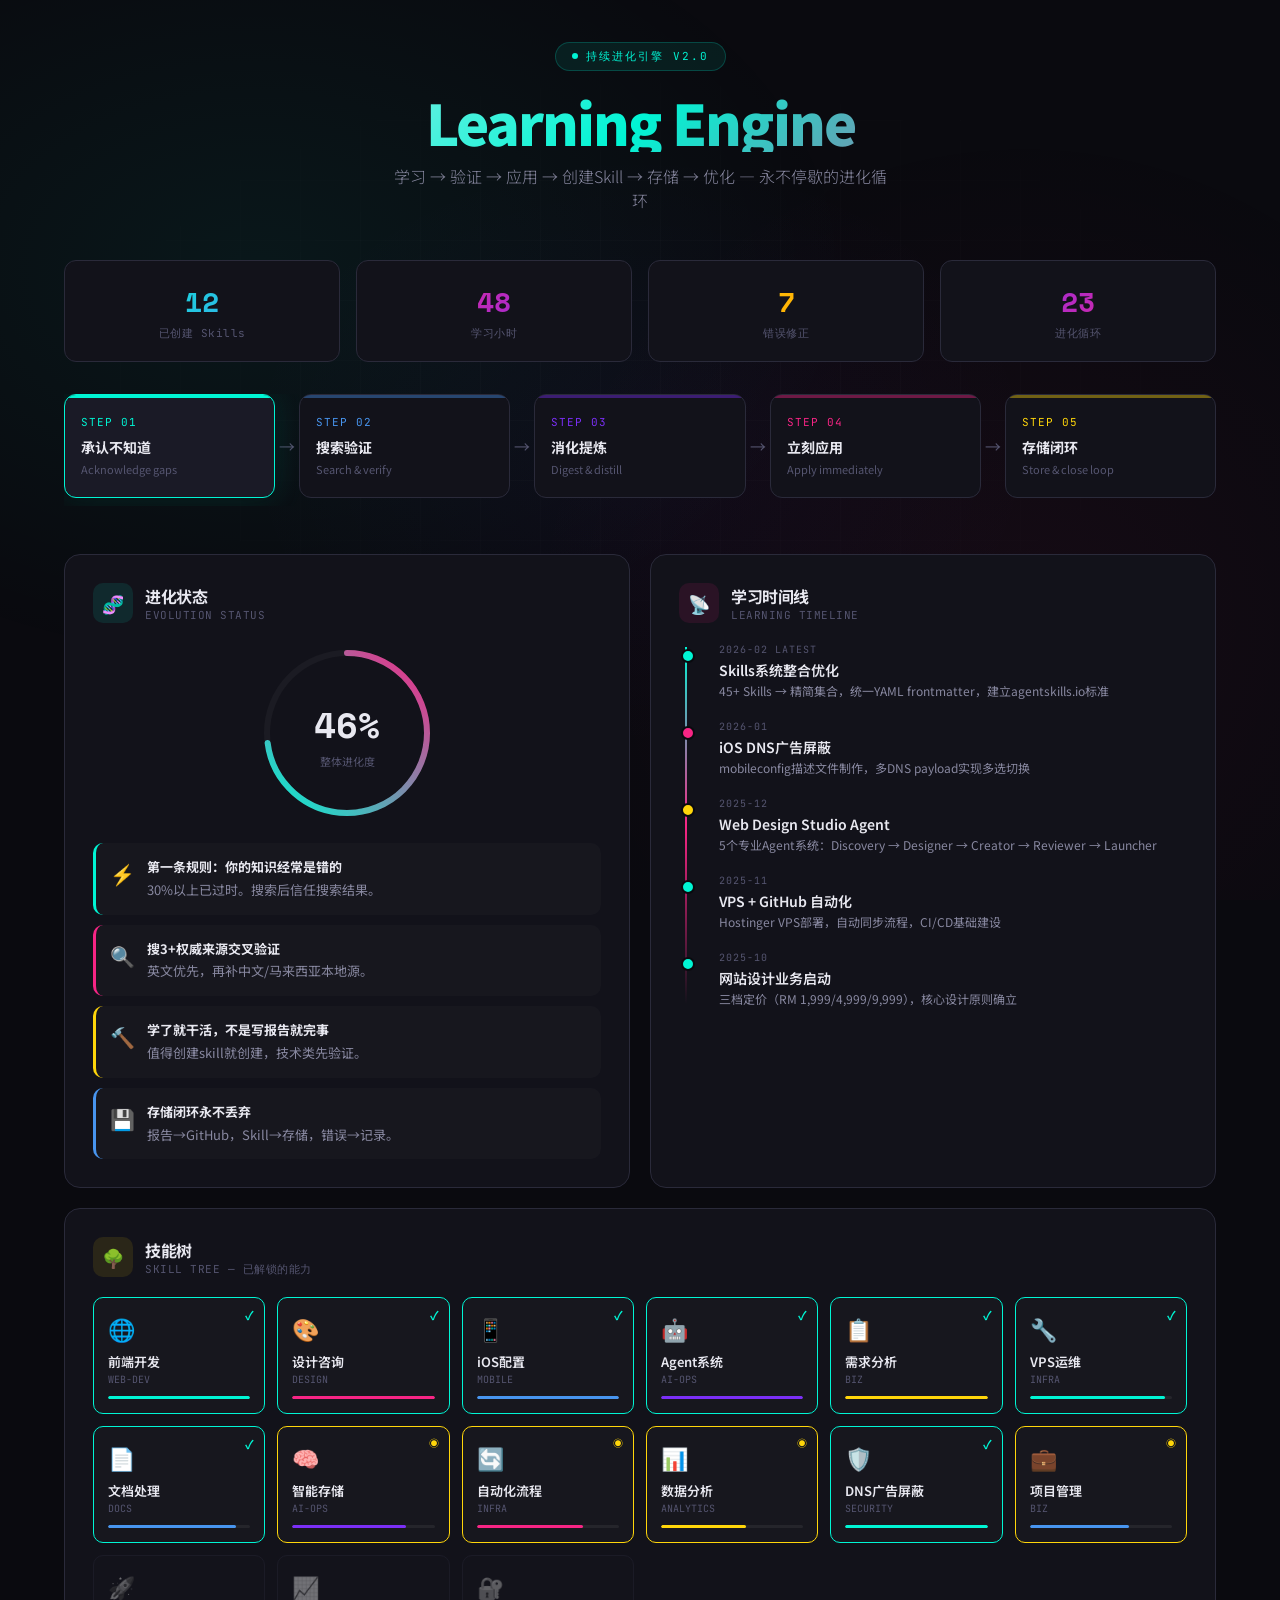
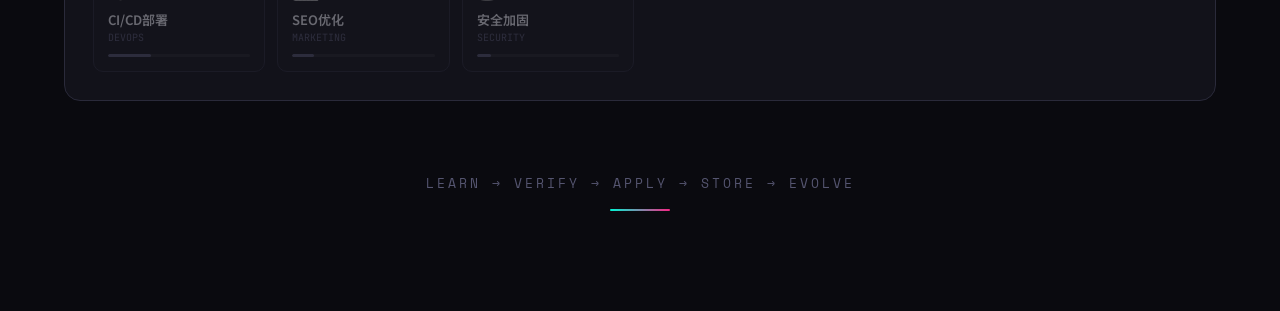
<file: projects/learning-engine/index.html>
<!DOCTYPE html>
<html lang="zh-CN">
<head>
<meta charset="UTF-8">
<meta name="viewport" content="width=device-width, initial-scale=1.0">
<title>持续进化引擎 — Learning Engine</title>
<link href="https://fonts.googleapis.com/css2?family=Space+Mono:wght@400;700&family=Noto+Sans+SC:wght@300;400;500;700;900&family=JetBrains+Mono:wght@400;700&display=swap" rel="stylesheet">
<style>
  :root {
    --bg-deep: #0a0a0f;
    --bg-card: #12121a;
    --bg-hover: #1a1a26;
    --accent-cyan: #00f5d4;
    --accent-pink: #f72585;
    --accent-amber: #ffd60a;
    --accent-blue: #4895ef;
    --accent-purple: #7b2ff7;
    --text-primary: #e8e8f0;
    --text-secondary: #8888a0;
    --text-dim: #555570;
    --border: #2a2a3a;
    --glow-cyan: 0 0 30px rgba(0, 245, 212, 0.15);
    --glow-pink: 0 0 30px rgba(247, 37, 133, 0.15);
  }

  * { margin: 0; padding: 0; box-sizing: border-box; }

  body {
    background: var(--bg-deep);
    color: var(--text-primary);
    font-family: 'Noto Sans SC', sans-serif;
    min-height: 100vh;
    overflow-x: hidden;
  }

  /* Animated mesh background */
  .mesh-bg {
    position: fixed;
    inset: 0;
    z-index: 0;
    background:
      radial-gradient(ellipse 600px 400px at 20% 30%, rgba(0,245,212,0.06), transparent),
      radial-gradient(ellipse 500px 500px at 80% 70%, rgba(247,37,133,0.05), transparent),
      radial-gradient(ellipse 400px 300px at 50% 50%, rgba(123,47,247,0.04), transparent);
    animation: meshDrift 20s ease-in-out infinite alternate;
  }

  @keyframes meshDrift {
    0% { background-position: 0% 0%, 100% 100%, 50% 50%; }
    100% { background-position: 30% 20%, 70% 80%, 60% 40%; }
  }

  /* Grid overlay */
  .grid-overlay {
    position: fixed;
    inset: 0;
    z-index: 0;
    background-image:
      linear-gradient(rgba(255,255,255,0.015) 1px, transparent 1px),
      linear-gradient(90deg, rgba(255,255,255,0.015) 1px, transparent 1px);
    background-size: 60px 60px;
    mask-image: radial-gradient(ellipse 80% 60% at 50% 40%, black 20%, transparent 70%);
  }

  .app {
    position: relative;
    z-index: 1;
    max-width: 1200px;
    margin: 0 auto;
    padding: 40px 24px 80px;
  }

  /* Header */
  .header {
    text-align: center;
    margin-bottom: 48px;
    animation: fadeUp 0.8s ease-out;
  }

  .header-badge {
    display: inline-flex;
    align-items: center;
    gap: 8px;
    padding: 6px 16px;
    background: rgba(0,245,212,0.08);
    border: 1px solid rgba(0,245,212,0.2);
    border-radius: 100px;
    font-family: 'JetBrains Mono', monospace;
    font-size: 11px;
    letter-spacing: 2px;
    text-transform: uppercase;
    color: var(--accent-cyan);
    margin-bottom: 20px;
  }

  .header-badge .pulse {
    width: 6px; height: 6px;
    background: var(--accent-cyan);
    border-radius: 50%;
    animation: pulse 2s ease-in-out infinite;
  }

  @keyframes pulse {
    0%, 100% { opacity: 1; box-shadow: 0 0 0 0 rgba(0,245,212,0.4); }
    50% { opacity: 0.6; box-shadow: 0 0 0 8px rgba(0,245,212,0); }
  }

  .header h1 {
    font-size: clamp(32px, 5vw, 56px);
    font-weight: 900;
    letter-spacing: -2px;
    line-height: 1.1;
    background: linear-gradient(135deg, var(--text-primary) 0%, var(--accent-cyan) 50%, var(--accent-pink) 100%);
    -webkit-background-clip: text;
    -webkit-text-fill-color: transparent;
    background-clip: text;
    margin-bottom: 12px;
  }

  .header p {
    color: var(--text-secondary);
    font-size: 16px;
    font-weight: 300;
    max-width: 500px;
    margin: 0 auto;
  }

  /* Workflow Pipeline */
  .pipeline {
    display: flex;
    gap: 4px;
    margin-bottom: 48px;
    animation: fadeUp 0.8s ease-out 0.15s both;
    overflow-x: auto;
    padding-bottom: 8px;
  }

  .pipeline-step {
    flex: 1;
    min-width: 140px;
    background: var(--bg-card);
    border: 1px solid var(--border);
    border-radius: 12px;
    padding: 20px 16px;
    cursor: pointer;
    transition: all 0.3s cubic-bezier(0.4, 0, 0.2, 1);
    position: relative;
    overflow: hidden;
  }

  .pipeline-step::before {
    content: '';
    position: absolute;
    top: 0; left: 0; right: 0;
    height: 3px;
    background: var(--step-color);
    opacity: 0.4;
    transition: opacity 0.3s;
  }

  .pipeline-step:hover::before,
  .pipeline-step.active::before { opacity: 1; }

  .pipeline-step:hover {
    background: var(--bg-hover);
    border-color: var(--step-color);
    transform: translateY(-2px);
    box-shadow: 0 8px 24px rgba(0,0,0,0.3);
  }

  .pipeline-step.active {
    background: var(--bg-hover);
    border-color: var(--step-color);
    box-shadow: 0 0 20px rgba(0,0,0,0.4), var(--step-glow);
  }

  .step-num {
    font-family: 'JetBrains Mono', monospace;
    font-size: 11px;
    color: var(--step-color);
    margin-bottom: 8px;
    letter-spacing: 1px;
  }

  .step-title {
    font-size: 14px;
    font-weight: 700;
    margin-bottom: 4px;
  }

  .step-subtitle {
    font-size: 11px;
    color: var(--text-dim);
  }

  .pipeline-connector {
    display: flex;
    align-items: center;
    color: var(--text-dim);
    font-size: 16px;
    flex-shrink: 0;
  }

  /* Main content grid */
  .content-grid {
    display: grid;
    grid-template-columns: 1fr 1fr;
    gap: 20px;
    margin-bottom: 32px;
  }

  @media (max-width: 768px) {
    .content-grid { grid-template-columns: 1fr; }
  }

  /* Cards */
  .card {
    background: var(--bg-card);
    border: 1px solid var(--border);
    border-radius: 16px;
    padding: 28px;
    transition: all 0.3s;
    animation: fadeUp 0.8s ease-out both;
  }

  .card:hover {
    border-color: rgba(255,255,255,0.08);
    box-shadow: 0 12px 40px rgba(0,0,0,0.3);
  }

  .card-header {
    display: flex;
    align-items: center;
    gap: 12px;
    margin-bottom: 20px;
  }

  .card-icon {
    width: 40px; height: 40px;
    border-radius: 10px;
    display: flex;
    align-items: center;
    justify-content: center;
    font-size: 18px;
    flex-shrink: 0;
  }

  .card-title {
    font-size: 16px;
    font-weight: 700;
    letter-spacing: -0.5px;
  }

  .card-subtitle {
    font-size: 11px;
    color: var(--text-dim);
    font-family: 'JetBrains Mono', monospace;
    letter-spacing: 0.5px;
  }

  /* Skill Tree */
  .skill-tree { grid-column: span 2; }
  @media (max-width: 768px) { .skill-tree { grid-column: span 1; } }

  .tree-container {
    display: grid;
    grid-template-columns: repeat(auto-fill, minmax(160px, 1fr));
    gap: 12px;
  }

  .tree-node {
    background: rgba(255,255,255,0.02);
    border: 1px solid var(--border);
    border-radius: 10px;
    padding: 14px;
    cursor: pointer;
    transition: all 0.3s;
    position: relative;
  }

  .tree-node:hover {
    background: rgba(255,255,255,0.04);
    transform: scale(1.02);
  }

  .tree-node.locked { opacity: 0.4; }
  .tree-node.locked .node-icon { filter: grayscale(1); }

  .tree-node.completed { border-color: var(--accent-cyan); }
  .tree-node.completed::after {
    content: '✓';
    position: absolute;
    top: 8px; right: 10px;
    color: var(--accent-cyan);
    font-size: 12px;
    font-weight: bold;
  }

  .tree-node.in-progress { border-color: var(--accent-amber); }
  .tree-node.in-progress::after {
    content: '◉';
    position: absolute;
    top: 8px; right: 10px;
    color: var(--accent-amber);
    font-size: 10px;
    animation: pulse 2s infinite;
  }

  .node-icon { font-size: 22px; margin-bottom: 8px; display: block; }
  .node-name { font-size: 13px; font-weight: 600; margin-bottom: 2px; }
  .node-category { font-size: 10px; color: var(--text-dim); font-family: 'JetBrains Mono', monospace; }

  .node-progress {
    margin-top: 10px;
    height: 3px;
    background: rgba(255,255,255,0.06);
    border-radius: 4px;
    overflow: hidden;
  }

  .node-progress-bar {
    height: 100%;
    border-radius: 4px;
    transition: width 1s ease-out;
  }

  /* Detail Panel */
  .detail-panel {
    animation: fadeUp 0.6s ease-out both;
    animation-delay: 0.3s;
  }

  .detail-section {
    margin-bottom: 20px;
  }

  .detail-label {
    font-family: 'JetBrains Mono', monospace;
    font-size: 10px;
    letter-spacing: 1.5px;
    text-transform: uppercase;
    color: var(--text-dim);
    margin-bottom: 8px;
  }

  .detail-content {
    font-size: 14px;
    line-height: 1.7;
    color: var(--text-secondary);
  }

  .detail-content strong { color: var(--text-primary); }

  /* Principle cards */
  .principles {
    display: flex;
    flex-direction: column;
    gap: 10px;
  }

  .principle {
    display: flex;
    align-items: flex-start;
    gap: 12px;
    padding: 14px;
    background: rgba(255,255,255,0.02);
    border-radius: 10px;
    border-left: 3px solid var(--accent-cyan);
    transition: all 0.3s;
  }

  .principle:nth-child(2) { border-color: var(--accent-pink); }
  .principle:nth-child(3) { border-color: var(--accent-amber); }
  .principle:nth-child(4) { border-color: var(--accent-blue); }

  .principle:hover { background: rgba(255,255,255,0.04); }

  .principle-icon { font-size: 20px; flex-shrink: 0; margin-top: 2px; }

  .principle-text {
    font-size: 13px;
    line-height: 1.6;
    color: var(--text-secondary);
  }

  .principle-text strong {
    color: var(--text-primary);
    display: block;
    margin-bottom: 2px;
  }

  /* Stats bar */
  .stats-bar {
    display: grid;
    grid-template-columns: repeat(4, 1fr);
    gap: 16px;
    margin-bottom: 32px;
    animation: fadeUp 0.8s ease-out 0.1s both;
  }

  @media (max-width: 600px) { .stats-bar { grid-template-columns: repeat(2, 1fr); } }

  .stat-item {
    background: var(--bg-card);
    border: 1px solid var(--border);
    border-radius: 12px;
    padding: 20px;
    text-align: center;
    transition: all 0.3s;
  }

  .stat-item:hover {
    border-color: rgba(255,255,255,0.08);
    transform: translateY(-2px);
  }

  .stat-value {
    font-family: 'Space Mono', monospace;
    font-size: 28px;
    font-weight: 700;
    background: linear-gradient(135deg, var(--accent-cyan), var(--accent-blue));
    -webkit-background-clip: text;
    -webkit-text-fill-color: transparent;
    background-clip: text;
  }

  .stat-item:nth-child(2) .stat-value {
    background: linear-gradient(135deg, var(--accent-pink), var(--accent-purple));
    -webkit-background-clip: text;
    background-clip: text;
  }

  .stat-item:nth-child(3) .stat-value {
    background: linear-gradient(135deg, var(--accent-amber), #ff9500);
    -webkit-background-clip: text;
    background-clip: text;
  }

  .stat-item:nth-child(4) .stat-value {
    background: linear-gradient(135deg, var(--accent-purple), var(--accent-pink));
    -webkit-background-clip: text;
    background-clip: text;
  }

  .stat-label {
    font-size: 11px;
    color: var(--text-dim);
    margin-top: 4px;
    font-family: 'JetBrains Mono', monospace;
    letter-spacing: 0.5px;
  }

  /* Animated ring */
  .evolution-ring {
    width: 180px; height: 180px;
    margin: 0 auto 20px;
    position: relative;
  }

  .ring-svg { width: 100%; height: 100%; transform: rotate(-90deg); }

  .ring-track {
    fill: none;
    stroke: rgba(255,255,255,0.04);
    stroke-width: 6;
  }

  .ring-progress {
    fill: none;
    stroke-width: 6;
    stroke-linecap: round;
    stroke-dasharray: 502;
    stroke-dashoffset: 502;
    transition: stroke-dashoffset 2s cubic-bezier(0.4, 0, 0.2, 1);
  }

  .ring-center {
    position: absolute;
    inset: 0;
    display: flex;
    flex-direction: column;
    align-items: center;
    justify-content: center;
  }

  .ring-percentage {
    font-family: 'Space Mono', monospace;
    font-size: 36px;
    font-weight: 700;
    color: var(--text-primary);
  }

  .ring-label {
    font-size: 11px;
    color: var(--text-dim);
    margin-top: 2px;
  }

  /* Timeline */
  .timeline {
    position: relative;
    padding-left: 24px;
  }

  .timeline::before {
    content: '';
    position: absolute;
    left: 6px;
    top: 4px;
    bottom: 4px;
    width: 2px;
    background: linear-gradient(to bottom, var(--accent-cyan), var(--accent-pink), transparent);
  }

  .timeline-item {
    position: relative;
    margin-bottom: 20px;
    padding-left: 16px;
  }

  .timeline-item::before {
    content: '';
    position: absolute;
    left: -22px;
    top: 6px;
    width: 10px; height: 10px;
    border-radius: 50%;
    background: var(--accent-cyan);
    border: 2px solid var(--bg-deep);
  }

  .timeline-item:nth-child(2)::before { background: var(--accent-pink); }
  .timeline-item:nth-child(3)::before { background: var(--accent-amber); }

  .timeline-date {
    font-family: 'JetBrains Mono', monospace;
    font-size: 10px;
    color: var(--text-dim);
    letter-spacing: 1px;
  }

  .timeline-title {
    font-size: 14px;
    font-weight: 600;
    margin: 4px 0 2px;
  }

  .timeline-desc {
    font-size: 12px;
    color: var(--text-secondary);
    line-height: 1.5;
  }

  /* Footer motto */
  .footer-motto {
    text-align: center;
    padding: 40px 0 20px;
    animation: fadeUp 0.8s ease-out 0.5s both;
  }

  .motto-text {
    font-family: 'Space Mono', monospace;
    font-size: 13px;
    color: var(--text-dim);
    letter-spacing: 3px;
    text-transform: uppercase;
  }

  .motto-bar {
    width: 60px;
    height: 2px;
    background: linear-gradient(90deg, var(--accent-cyan), var(--accent-pink));
    margin: 16px auto 0;
    border-radius: 2px;
  }

  /* Animations */
  @keyframes fadeUp {
    from { opacity: 0; transform: translateY(20px); }
    to { opacity: 1; transform: translateY(0); }
  }

  /* Scrollbar */
  ::-webkit-scrollbar { width: 6px; height: 6px; }
  ::-webkit-scrollbar-track { background: transparent; }
  ::-webkit-scrollbar-thumb { background: var(--border); border-radius: 4px; }
</style>
</head>
<body>

<div class="mesh-bg"></div>
<div class="grid-overlay"></div>

<div class="app">

  <!-- Header -->
  <header class="header">
    <div class="header-badge">
      <span class="pulse"></span>
      持续进化引擎 v2.0
    </div>
    <h1>Learning Engine</h1>
    <p>学习 → 验证 → 应用 → 创建Skill → 存储 → 优化 — 永不停歇的进化循环</p>
  </header>

  <!-- Stats -->
  <div class="stats-bar">
    <div class="stat-item">
      <div class="stat-value" id="skillCount">12</div>
      <div class="stat-label">已创建 Skills</div>
    </div>
    <div class="stat-item">
      <div class="stat-value" id="learningHours">48</div>
      <div class="stat-label">学习小时</div>
    </div>
    <div class="stat-item">
      <div class="stat-value" id="mistakesFixed">7</div>
      <div class="stat-label">错误修正</div>
    </div>
    <div class="stat-item">
      <div class="stat-value" id="evolutionCycles">23</div>
      <div class="stat-label">进化循环</div>
    </div>
  </div>

  <!-- 5-Step Pipeline -->
  <div class="pipeline">
    <div class="pipeline-step active" style="--step-color: var(--accent-cyan); --step-glow: var(--glow-cyan);" onclick="selectStep(0)">
      <div class="step-num">STEP 01</div>
      <div class="step-title">承认不知道</div>
      <div class="step-subtitle">Acknowledge gaps</div>
    </div>
    <div class="pipeline-connector">→</div>
    <div class="pipeline-step" style="--step-color: var(--accent-blue);" onclick="selectStep(1)">
      <div class="step-num">STEP 02</div>
      <div class="step-title">搜索验证</div>
      <div class="step-subtitle">Search & verify</div>
    </div>
    <div class="pipeline-connector">→</div>
    <div class="pipeline-step" style="--step-color: var(--accent-purple);" onclick="selectStep(2)">
      <div class="step-num">STEP 03</div>
      <div class="step-title">消化提炼</div>
      <div class="step-subtitle">Digest & distill</div>
    </div>
    <div class="pipeline-connector">→</div>
    <div class="pipeline-step" style="--step-color: var(--accent-pink); --step-glow: var(--glow-pink);" onclick="selectStep(3)">
      <div class="step-num">STEP 04</div>
      <div class="step-title">立刻应用</div>
      <div class="step-subtitle">Apply immediately</div>
    </div>
    <div class="pipeline-connector">→</div>
    <div class="pipeline-step" style="--step-color: var(--accent-amber);" onclick="selectStep(4)">
      <div class="step-num">STEP 05</div>
      <div class="step-title">存储闭环</div>
      <div class="step-subtitle">Store & close loop</div>
    </div>
  </div>

  <!-- Main Content -->
  <div class="content-grid">

    <!-- Evolution Ring + Principles -->
    <div class="card detail-panel" style="animation-delay: 0.2s">
      <div class="card-header">
        <div class="card-icon" style="background: rgba(0,245,212,0.1); color: var(--accent-cyan);">🧬</div>
        <div>
          <div class="card-title">进化状态</div>
          <div class="card-subtitle">EVOLUTION STATUS</div>
        </div>
      </div>

      <div class="evolution-ring">
        <svg class="ring-svg" viewBox="0 0 180 180">
          <circle class="ring-track" cx="90" cy="90" r="80" />
          <circle class="ring-progress" cx="90" cy="90" r="80"
            stroke="url(#ringGrad)" id="ringProgress" />
          <defs>
            <linearGradient id="ringGrad" x1="0%" y1="0%" x2="100%" y2="100%">
              <stop offset="0%" stop-color="var(--accent-cyan)" />
              <stop offset="100%" stop-color="var(--accent-pink)" />
            </linearGradient>
          </defs>
        </svg>
        <div class="ring-center">
          <div class="ring-percentage" id="ringPct">0%</div>
          <div class="ring-label">整体进化度</div>
        </div>
      </div>

      <div class="principles">
        <div class="principle">
          <span class="principle-icon">⚡</span>
          <div class="principle-text">
            <strong>第一条规则：你的知识经常是错的</strong>
            30%以上已过时。搜索后信任搜索结果。
          </div>
        </div>
        <div class="principle">
          <span class="principle-icon">🔍</span>
          <div class="principle-text">
            <strong>搜3+权威来源交叉验证</strong>
            英文优先，再补中文/马来西亚本地源。
          </div>
        </div>
        <div class="principle">
          <span class="principle-icon">🔨</span>
          <div class="principle-text">
            <strong>学了就干活，不是写报告就完事</strong>
            值得创建skill就创建，技术类先验证。
          </div>
        </div>
        <div class="principle">
          <span class="principle-icon">💾</span>
          <div class="principle-text">
            <strong>存储闭环永不丢弃</strong>
            报告→GitHub，Skill→存储，错误→记录。
          </div>
        </div>
      </div>
    </div>

    <!-- Recent Learning Timeline -->
    <div class="card" style="animation-delay: 0.3s">
      <div class="card-header">
        <div class="card-icon" style="background: rgba(247,37,133,0.1); color: var(--accent-pink);">📡</div>
        <div>
          <div class="card-title">学习时间线</div>
          <div class="card-subtitle">LEARNING TIMELINE</div>
        </div>
      </div>

      <div class="timeline">
        <div class="timeline-item">
          <div class="timeline-date">2026-02 LATEST</div>
          <div class="timeline-title">Skills系统整合优化</div>
          <div class="timeline-desc">45+ Skills → 精简集合，统一YAML frontmatter，建立agentskills.io标准</div>
        </div>
        <div class="timeline-item">
          <div class="timeline-date">2026-01</div>
          <div class="timeline-title">iOS DNS广告屏蔽</div>
          <div class="timeline-desc">mobileconfig描述文件制作，多DNS payload实现多选切换</div>
        </div>
        <div class="timeline-item">
          <div class="timeline-date">2025-12</div>
          <div class="timeline-title">Web Design Studio Agent</div>
          <div class="timeline-desc">5个专业Agent系统：Discovery → Designer → Creator → Reviewer → Launcher</div>
        </div>
        <div class="timeline-item">
          <div class="timeline-date">2025-11</div>
          <div class="timeline-title">VPS + GitHub 自动化</div>
          <div class="timeline-desc">Hostinger VPS部署，自动同步流程，CI/CD基础建设</div>
        </div>
        <div class="timeline-item">
          <div class="timeline-date">2025-10</div>
          <div class="timeline-title">网站设计业务启动</div>
          <div class="timeline-desc">三档定价（RM 1,999/4,999/9,999），核心设计原则确立</div>
        </div>
      </div>
    </div>

    <!-- Skill Tree -->
    <div class="card skill-tree" style="animation-delay: 0.4s">
      <div class="card-header">
        <div class="card-icon" style="background: rgba(255,214,10,0.1); color: var(--accent-amber);">🌳</div>
        <div>
          <div class="card-title">技能树</div>
          <div class="card-subtitle">SKILL TREE — 已解锁的能力</div>
        </div>
      </div>

      <div class="tree-container" id="skillTree"></div>
    </div>

  </div>

  <!-- Footer -->
  <div class="footer-motto">
    <div class="motto-text">Learn → Verify → Apply → Store → Evolve</div>
    <div class="motto-bar"></div>
  </div>

</div>

<script>
  // Skill tree data
  const skills = [
    { icon: '🌐', name: '前端开发', cat: 'WEB-DEV', status: 'completed', progress: 100, color: '#00f5d4' },
    { icon: '🎨', name: '设计咨询', cat: 'DESIGN', status: 'completed', progress: 100, color: '#f72585' },
    { icon: '📱', name: 'iOS配置', cat: 'MOBILE', status: 'completed', progress: 100, color: '#4895ef' },
    { icon: '🤖', name: 'Agent系统', cat: 'AI-OPS', status: 'completed', progress: 100, color: '#7b2ff7' },
    { icon: '📋', name: '需求分析', cat: 'BIZ', status: 'completed', progress: 100, color: '#ffd60a' },
    { icon: '🔧', name: 'VPS运维', cat: 'INFRA', status: 'completed', progress: 95, color: '#00f5d4' },
    { icon: '📄', name: '文档处理', cat: 'DOCS', status: 'completed', progress: 90, color: '#4895ef' },
    { icon: '🧠', name: '智能存储', cat: 'AI-OPS', status: 'in-progress', progress: 80, color: '#7b2ff7' },
    { icon: '🔄', name: '自动化流程', cat: 'INFRA', status: 'in-progress', progress: 75, color: '#f72585' },
    { icon: '📊', name: '数据分析', cat: 'ANALYTICS', status: 'in-progress', progress: 60, color: '#ffd60a' },
    { icon: '🛡️', name: 'DNS广告屏蔽', cat: 'SECURITY', status: 'completed', progress: 100, color: '#00f5d4' },
    { icon: '💼', name: '项目管理', cat: 'BIZ', status: 'in-progress', progress: 70, color: '#4895ef' },
    { icon: '🚀', name: 'CI/CD部署', cat: 'DEVOPS', status: 'locked', progress: 30, color: '#555570' },
    { icon: '📈', name: 'SEO优化', cat: 'MARKETING', status: 'locked', progress: 15, color: '#555570' },
    { icon: '🔐', name: '安全加固', cat: 'SECURITY', status: 'locked', progress: 10, color: '#555570' },
  ];

  // Render skill tree
  const treeEl = document.getElementById('skillTree');
  skills.forEach((s, i) => {
    const node = document.createElement('div');
    node.className = `tree-node ${s.status}`;
    node.style.animationDelay = `${0.5 + i * 0.05}s`;
    node.innerHTML = `
      <span class="node-icon">${s.icon}</span>
      <div class="node-name">${s.name}</div>
      <div class="node-category">${s.cat}</div>
      <div class="node-progress">
        <div class="node-progress-bar" style="width: 0%; background: ${s.color};" data-target="${s.progress}"></div>
      </div>
    `;
    treeEl.appendChild(node);
  });

  // Pipeline step selection
  const stepDetails = [
    { highlight: '不说"据我所知"然后输出旧数据。说"让我先搜索最新信息"。即使很确定也搜索验证。' },
    { highlight: '搜3+权威来源。英文优先，交叉验证。关注2025-2026变化。搜索后必须记录结果。' },
    { highlight: '区分已知通用知识和真正新信息。提炼关键点，不复制粘贴。质量达专业级。' },
    { highlight: '学了就干活。值得就创建skill，技术类先验证可行性。不给建议——直接做。' },
    { highlight: '报告→GitHub，新skill→存储，学习记录→logs，关键结论→更新记忆，失败→past-mistakes.md' },
  ];

  function selectStep(idx) {
    document.querySelectorAll('.pipeline-step').forEach((el, i) => {
      el.classList.toggle('active', i === idx);
    });
  }

  // Animate stats counter
  function animateCounter(el, target, duration = 1500) {
    let start = 0;
    const step = (timestamp) => {
      if (!start) start = timestamp;
      const progress = Math.min((timestamp - start) / duration, 1);
      const eased = 1 - Math.pow(1 - progress, 3);
      el.textContent = Math.floor(eased * target);
      if (progress < 1) requestAnimationFrame(step);
    };
    requestAnimationFrame(step);
  }

  // Animate ring
  function animateRing(pct) {
    const circumference = 2 * Math.PI * 80;
    const ring = document.getElementById('ringProgress');
    const label = document.getElementById('ringPct');
    setTimeout(() => {
      ring.style.strokeDashoffset = circumference - (circumference * pct / 100);
      let count = 0;
      const interval = setInterval(() => {
        count += 1;
        label.textContent = count + '%';
        if (count >= pct) clearInterval(interval);
      }, 20);
    }, 600);
  }

  // Init animations on load
  window.addEventListener('load', () => {
    animateCounter(document.getElementById('skillCount'), 12);
    animateCounter(document.getElementById('learningHours'), 48);
    animateCounter(document.getElementById('mistakesFixed'), 7);
    animateCounter(document.getElementById('evolutionCycles'), 23);
    animateRing(73);

    // Animate skill progress bars
    setTimeout(() => {
      document.querySelectorAll('.node-progress-bar').forEach(bar => {
        bar.style.width = bar.dataset.target + '%';
      });
    }, 800);
  });
</script>

</body>
</html>
</file>
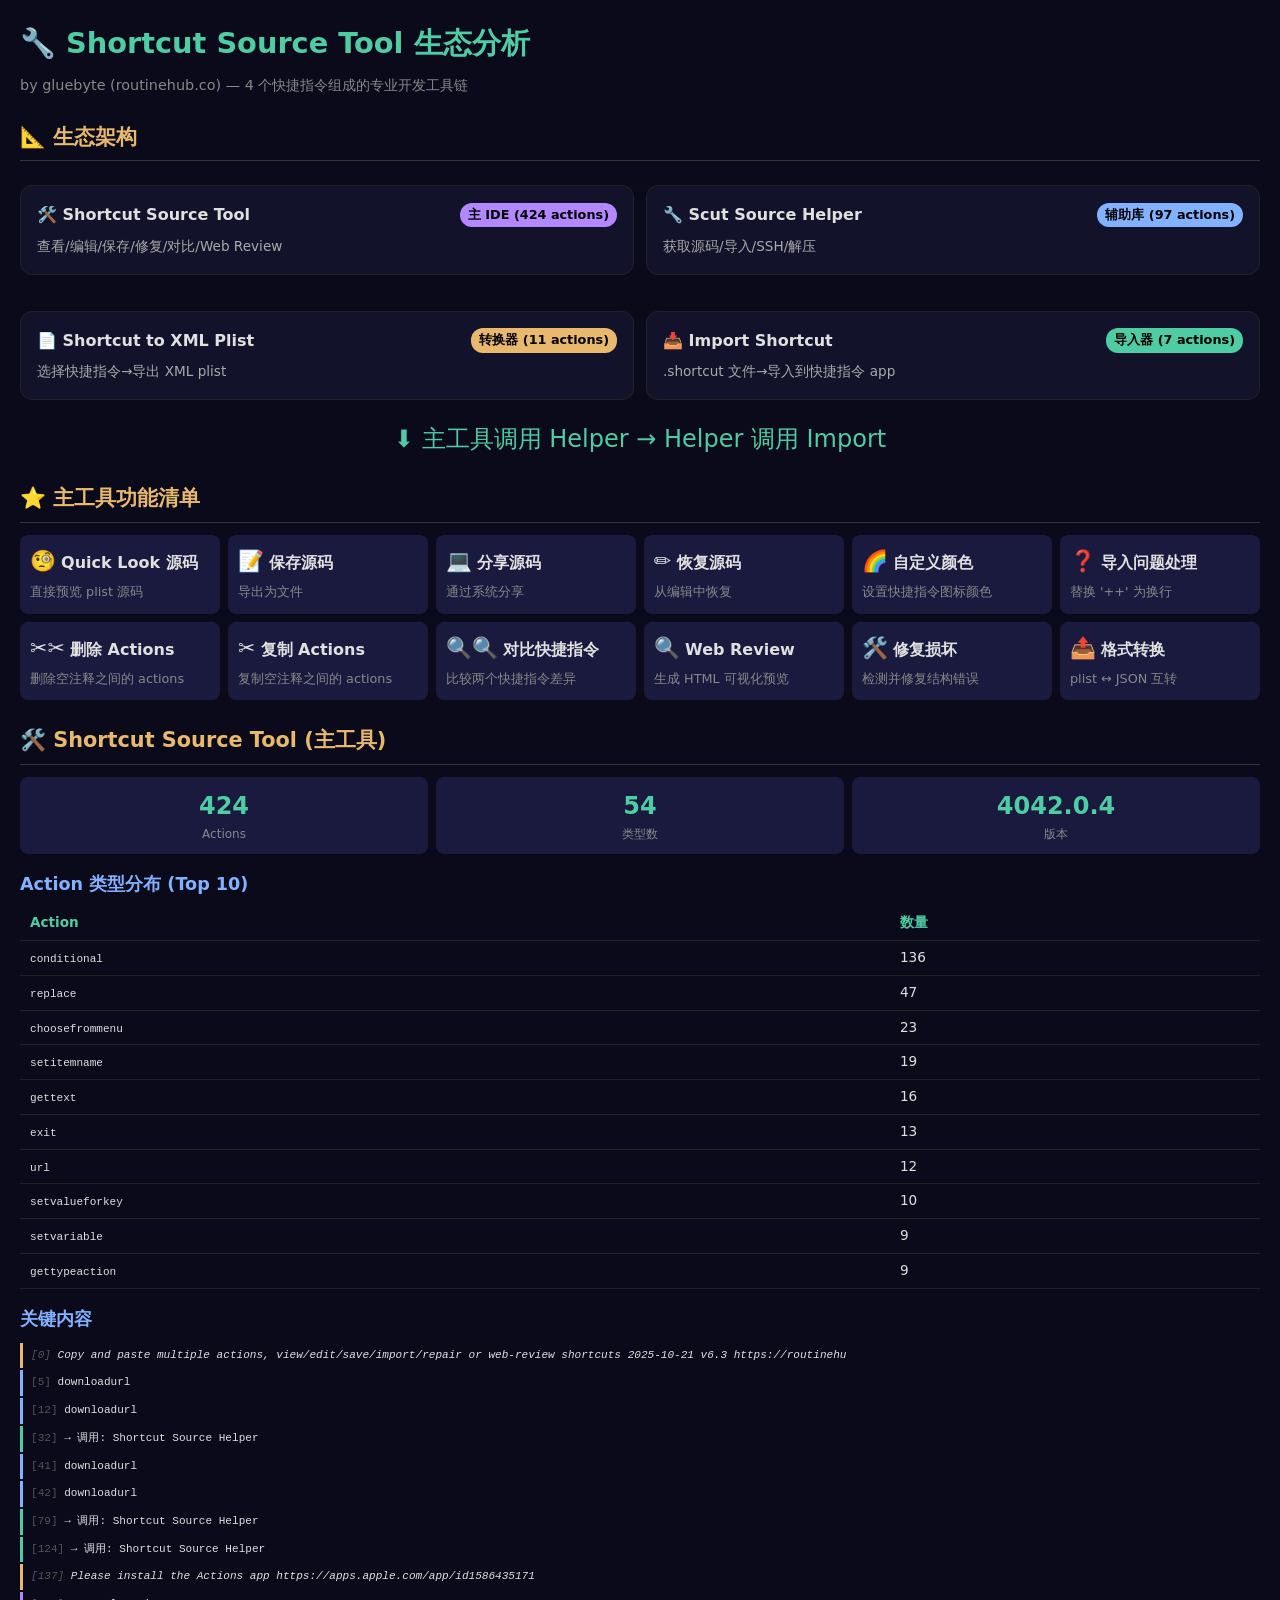
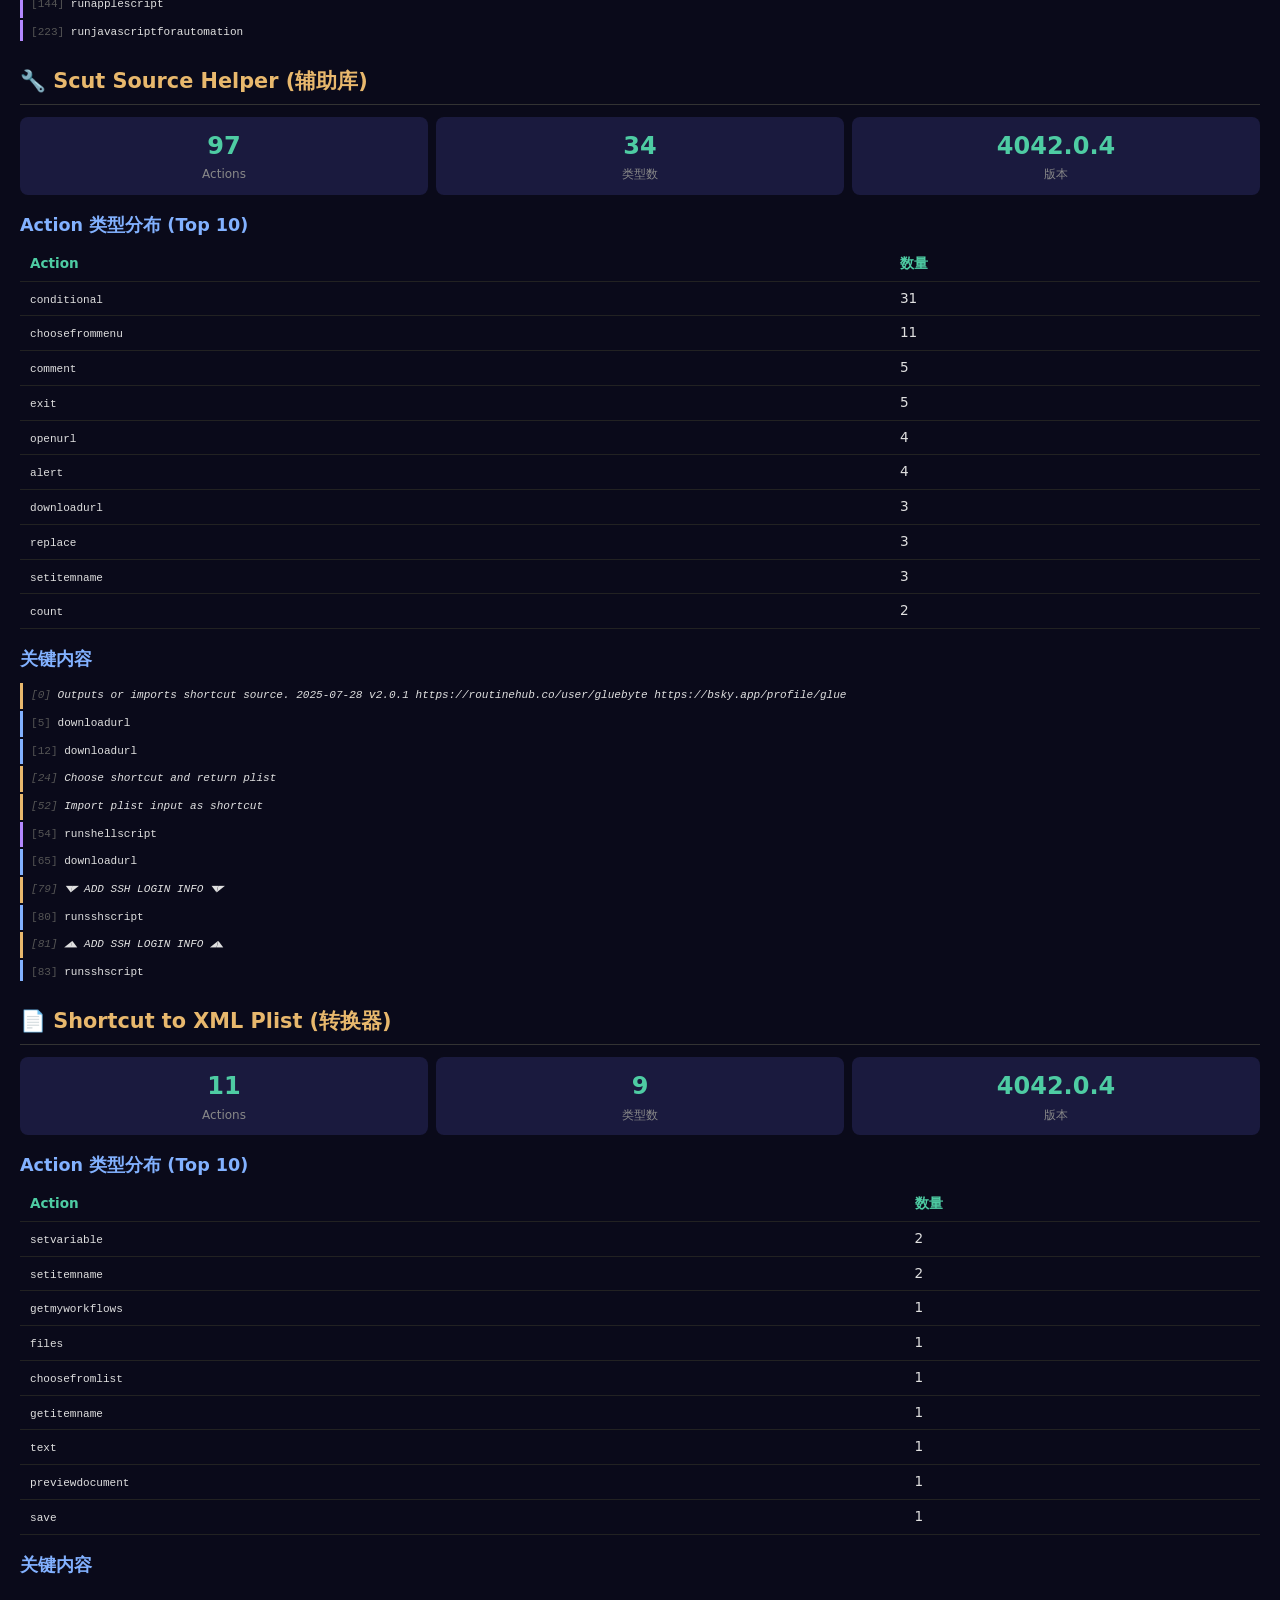
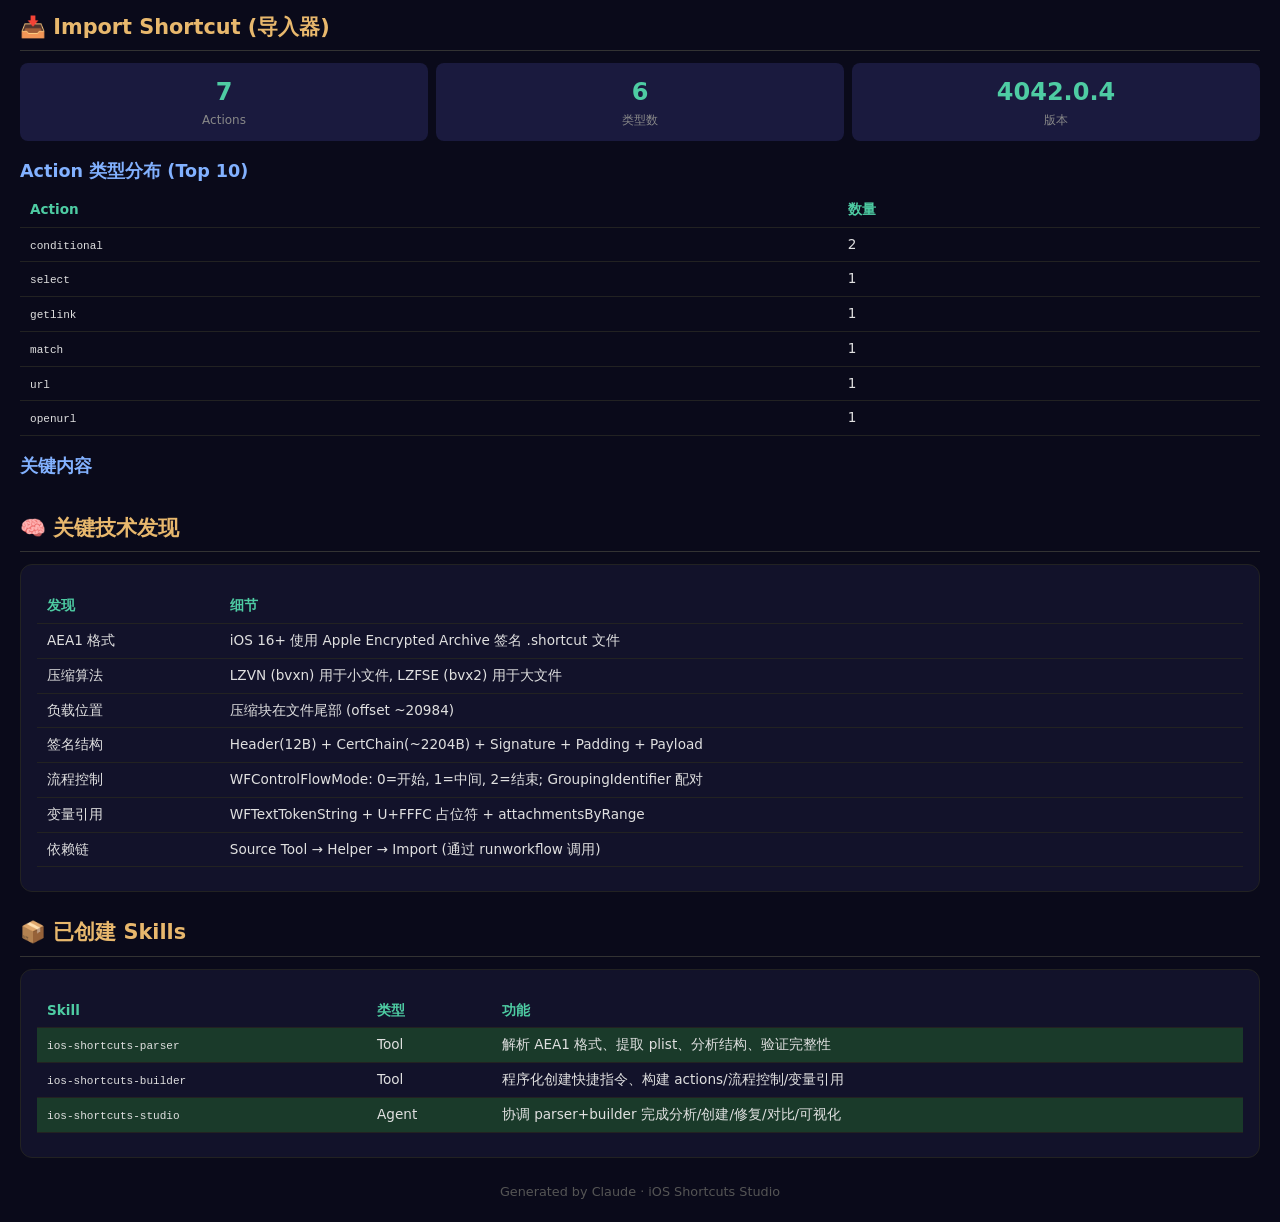
<file: learning-reports/shortcut-analysis-report.html>
<!DOCTYPE html>
<html lang="zh"><head><meta charset="utf-8">
<meta name="viewport" content="width=device-width">
<title>Shortcut Source Tool 生态分析报告</title>
<style>
* { box-sizing: border-box; margin: 0; padding: 0; }
body { font-family: -apple-system, system-ui, sans-serif; background: #0a0a1a; color: #e0e0e0; padding: 20px; line-height: 1.6; }
h1 { color: #4ecca3; font-size: 1.8em; margin-bottom: 8px; }
h2 { color: #e8b86d; font-size: 1.3em; margin: 24px 0 12px; border-bottom: 1px solid #333; padding-bottom: 6px; }
h3 { color: #82b1ff; font-size: 1.1em; margin: 16px 0 8px; }
.subtitle { color: #888; font-size: 0.9em; margin-bottom: 20px; }
.card { background: #12122a; border-radius: 12px; padding: 16px; margin: 12px 0; border: 1px solid #222; }
.card-header { display: flex; justify-content: space-between; align-items: center; margin-bottom: 8px; }
.badge { background: #4ecca3; color: #000; padding: 2px 8px; border-radius: 12px; font-size: 0.8em; font-weight: bold; }
.badge.orange { background: #e8b86d; }
.badge.blue { background: #82b1ff; }
.badge.purple { background: #b388ff; }
.stats { display: grid; grid-template-columns: repeat(auto-fit, minmax(120px, 1fr)); gap: 8px; margin: 12px 0; }
.stat { background: #1a1a3e; padding: 10px; border-radius: 8px; text-align: center; }
.stat-value { font-size: 1.5em; font-weight: bold; color: #4ecca3; }
.stat-label { font-size: 0.75em; color: #888; }
.action-list { max-height: 300px; overflow-y: auto; }
.action-item { padding: 4px 8px; border-left: 3px solid #333; margin: 2px 0; font-size: 0.85em; font-family: monospace; }
.action-item.flow { border-left-color: #4ecca3; }
.action-item.comment { border-left-color: #e8b86d; font-style: italic; }
.action-item.http { border-left-color: #82b1ff; }
.action-item.script { border-left-color: #b388ff; }
.ecosystem { display: grid; grid-template-columns: 1fr 1fr; gap: 12px; }
@media (max-width: 600px) { .ecosystem { grid-template-columns: 1fr; } }
.arrow { color: #4ecca3; font-size: 1.5em; text-align: center; margin: 8px 0; }
.feature-grid { display: grid; grid-template-columns: repeat(auto-fit, minmax(200px, 1fr)); gap: 8px; }
.feature { background: #1a1a3e; padding: 10px; border-radius: 8px; }
.feature-icon { font-size: 1.3em; }
table { width: 100%; border-collapse: collapse; margin: 8px 0; font-size: 0.85em; }
th, td { padding: 6px 10px; text-align: left; border-bottom: 1px solid #222; }
th { color: #4ecca3; font-weight: 600; }
.highlight { background: #1a3a2a; }
</style></head><body>
<h1>🔧 Shortcut Source Tool 生态分析</h1>
<p class="subtitle">by gluebyte (routinehub.co) — 4 个快捷指令组成的专业开发工具链</p>
<h2>📐 生态架构</h2>
<div class="ecosystem">
<div class="card">
<div class="card-header"><strong>🛠️ Shortcut Source Tool</strong><span class="badge purple">主 IDE (424 actions)</span></div>
<p style="font-size:0.85em;color:#aaa;">查看/编辑/保存/修复/对比/Web Review</p>
</div>
<div class="card">
<div class="card-header"><strong>🔧 Scut Source Helper</strong><span class="badge blue">辅助库 (97 actions)</span></div>
<p style="font-size:0.85em;color:#aaa;">获取源码/导入/SSH/解压</p>
</div>
<div class="card">
<div class="card-header"><strong>📄 Shortcut to XML Plist</strong><span class="badge orange">转换器 (11 actions)</span></div>
<p style="font-size:0.85em;color:#aaa;">选择快捷指令→导出 XML plist</p>
</div>
<div class="card">
<div class="card-header"><strong>📥 Import Shortcut</strong><span class="badge">导入器 (7 actions)</span></div>
<p style="font-size:0.85em;color:#aaa;">.shortcut 文件→导入到快捷指令 app</p>
</div>
</div>
<div class="arrow">⬇️ 主工具调用 Helper → Helper 调用 Import</div>
<h2>⭐ 主工具功能清单</h2>
<div class="feature-grid">
<div class="feature"><span class="feature-icon">🧐</span> <strong>Quick Look 源码</strong><br><span style="font-size:0.8em;color:#888;">直接预览 plist 源码</span></div>
<div class="feature"><span class="feature-icon">📝</span> <strong>保存源码</strong><br><span style="font-size:0.8em;color:#888;">导出为文件</span></div>
<div class="feature"><span class="feature-icon">💻</span> <strong>分享源码</strong><br><span style="font-size:0.8em;color:#888;">通过系统分享</span></div>
<div class="feature"><span class="feature-icon">✏️</span> <strong>恢复源码</strong><br><span style="font-size:0.8em;color:#888;">从编辑中恢复</span></div>
<div class="feature"><span class="feature-icon">🌈</span> <strong>自定义颜色</strong><br><span style="font-size:0.8em;color:#888;">设置快捷指令图标颜色</span></div>
<div class="feature"><span class="feature-icon">❓</span> <strong>导入问题处理</strong><br><span style="font-size:0.8em;color:#888;">替换 '++' 为换行</span></div>
<div class="feature"><span class="feature-icon">✂️✂️</span> <strong>删除 Actions</strong><br><span style="font-size:0.8em;color:#888;">删除空注释之间的 actions</span></div>
<div class="feature"><span class="feature-icon">✂️</span> <strong>复制 Actions</strong><br><span style="font-size:0.8em;color:#888;">复制空注释之间的 actions</span></div>
<div class="feature"><span class="feature-icon">🔍🔍</span> <strong>对比快捷指令</strong><br><span style="font-size:0.8em;color:#888;">比较两个快捷指令差异</span></div>
<div class="feature"><span class="feature-icon">🔍</span> <strong>Web Review</strong><br><span style="font-size:0.8em;color:#888;">生成 HTML 可视化预览</span></div>
<div class="feature"><span class="feature-icon">🛠️</span> <strong>修复损坏</strong><br><span style="font-size:0.8em;color:#888;">检测并修复结构错误</span></div>
<div class="feature"><span class="feature-icon">📤</span> <strong>格式转换</strong><br><span style="font-size:0.8em;color:#888;">plist ↔ JSON 互转</span></div>
</div>
<h2>🛠️ Shortcut Source Tool (主工具)</h2>
<div class="stats">
<div class="stat"><div class="stat-value">424</div><div class="stat-label">Actions</div></div>
<div class="stat"><div class="stat-value">54</div><div class="stat-label">类型数</div></div>
<div class="stat"><div class="stat-value">4042.0.4</div><div class="stat-label">版本</div></div>
</div>
<h3>Action 类型分布 (Top 10)</h3>
<table><tr><th>Action</th><th>数量</th></tr>
<tr><td><code>conditional</code></td><td>136</td></tr>
<tr><td><code>replace</code></td><td>47</td></tr>
<tr><td><code>choosefrommenu</code></td><td>23</td></tr>
<tr><td><code>setitemname</code></td><td>19</td></tr>
<tr><td><code>gettext</code></td><td>16</td></tr>
<tr><td><code>exit</code></td><td>13</td></tr>
<tr><td><code>url</code></td><td>12</td></tr>
<tr><td><code>setvalueforkey</code></td><td>10</td></tr>
<tr><td><code>setvariable</code></td><td>9</td></tr>
<tr><td><code>gettypeaction</code></td><td>9</td></tr>
</table>
<h3>关键内容</h3>
<div class="action-list">
<div class="action-item comment"><span style="color:#555">[0]</span> Copy and paste multiple actions, view/edit/save/import/repair or web-review shortcuts
2025-10-21 	v6.3
https://routinehu</div>
<div class="action-item http"><span style="color:#555">[5]</span> downloadurl</div>
<div class="action-item http"><span style="color:#555">[12]</span> downloadurl</div>
<div class="action-item flow"><span style="color:#555">[32]</span> → 调用: Shortcut Source Helper</div>
<div class="action-item http"><span style="color:#555">[41]</span> downloadurl</div>
<div class="action-item http"><span style="color:#555">[42]</span> downloadurl</div>
<div class="action-item flow"><span style="color:#555">[79]</span> → 调用: Shortcut Source Helper</div>
<div class="action-item flow"><span style="color:#555">[124]</span> → 调用: Shortcut Source Helper</div>
<div class="action-item comment"><span style="color:#555">[137]</span> Please install the Actions app

https://apps.apple.com/app/id1586435171</div>
<div class="action-item script"><span style="color:#555">[144]</span> runapplescript</div>
<div class="action-item script"><span style="color:#555">[223]</span> runjavascriptforautomation</div>
<div class="action-item script"><span style="color:#555">[225]</span> runshellscript</div>
<div class="action-item script"><span style="color:#555">[234]</span> runshellscript</div>
<div class="action-item script"><span style="color:#555">[242]</span> runapplescript</div>
<div class="action-item flow"><span style="color:#555">[273]</span> → 调用: Shortcut Source Helper</div>
<div class="action-item script"><span style="color:#555">[289]</span> runshellscript</div>
<div class="action-item comment"><span style="color:#555">[293]</span> 🛑  Please download a-Shell mini  🛑</div>
<div class="action-item script"><span style="color:#555">[316]</span> runapplescript</div>
<div class="action-item flow"><span style="color:#555">[332]</span> → 调用: Shortcut Source Helper</div>
<div class="action-item script"><span style="color:#555">[389]</span> runjavascriptonwebpage</div>
<div class="action-item flow"><span style="color:#555">[423]</span> → 调用: Shortcut Source Helper</div>
</div>
<h2>🔧 Scut Source Helper (辅助库)</h2>
<div class="stats">
<div class="stat"><div class="stat-value">97</div><div class="stat-label">Actions</div></div>
<div class="stat"><div class="stat-value">34</div><div class="stat-label">类型数</div></div>
<div class="stat"><div class="stat-value">4042.0.4</div><div class="stat-label">版本</div></div>
</div>
<h3>Action 类型分布 (Top 10)</h3>
<table><tr><th>Action</th><th>数量</th></tr>
<tr><td><code>conditional</code></td><td>31</td></tr>
<tr><td><code>choosefrommenu</code></td><td>11</td></tr>
<tr><td><code>comment</code></td><td>5</td></tr>
<tr><td><code>exit</code></td><td>5</td></tr>
<tr><td><code>openurl</code></td><td>4</td></tr>
<tr><td><code>alert</code></td><td>4</td></tr>
<tr><td><code>downloadurl</code></td><td>3</td></tr>
<tr><td><code>replace</code></td><td>3</td></tr>
<tr><td><code>setitemname</code></td><td>3</td></tr>
<tr><td><code>count</code></td><td>2</td></tr>
</table>
<h3>关键内容</h3>
<div class="action-list">
<div class="action-item comment"><span style="color:#555">[0]</span> Outputs or imports shortcut source.
2025-07-28 	v2.0.1
https://routinehub.co/user/gluebyte
https://bsky.app/profile/glue</div>
<div class="action-item http"><span style="color:#555">[5]</span> downloadurl</div>
<div class="action-item http"><span style="color:#555">[12]</span> downloadurl</div>
<div class="action-item comment"><span style="color:#555">[24]</span> Choose shortcut and return plist</div>
<div class="action-item comment"><span style="color:#555">[52]</span> Import plist input as shortcut</div>
<div class="action-item script"><span style="color:#555">[54]</span> runshellscript</div>
<div class="action-item http"><span style="color:#555">[65]</span> downloadurl</div>
<div class="action-item comment"><span style="color:#555">[79]</span> 
◥◤    ADD SSH LOGIN INFO    ◥◤
</div>
<div class="action-item http"><span style="color:#555">[80]</span> runsshscript</div>
<div class="action-item comment"><span style="color:#555">[81]</span> 
◢◣    ADD SSH LOGIN INFO    ◢◣
</div>
<div class="action-item http"><span style="color:#555">[83]</span> runsshscript</div>
</div>
<h2>📄 Shortcut to XML Plist (转换器)</h2>
<div class="stats">
<div class="stat"><div class="stat-value">11</div><div class="stat-label">Actions</div></div>
<div class="stat"><div class="stat-value">9</div><div class="stat-label">类型数</div></div>
<div class="stat"><div class="stat-value">4042.0.4</div><div class="stat-label">版本</div></div>
</div>
<h3>Action 类型分布 (Top 10)</h3>
<table><tr><th>Action</th><th>数量</th></tr>
<tr><td><code>setvariable</code></td><td>2</td></tr>
<tr><td><code>setitemname</code></td><td>2</td></tr>
<tr><td><code>getmyworkflows</code></td><td>1</td></tr>
<tr><td><code>files</code></td><td>1</td></tr>
<tr><td><code>choosefromlist</code></td><td>1</td></tr>
<tr><td><code>getitemname</code></td><td>1</td></tr>
<tr><td><code>text</code></td><td>1</td></tr>
<tr><td><code>previewdocument</code></td><td>1</td></tr>
<tr><td><code>save</code></td><td>1</td></tr>
</table>
<h3>关键内容</h3>
<div class="action-list">
</div>
<h2>📥 Import Shortcut (导入器)</h2>
<div class="stats">
<div class="stat"><div class="stat-value">7</div><div class="stat-label">Actions</div></div>
<div class="stat"><div class="stat-value">6</div><div class="stat-label">类型数</div></div>
<div class="stat"><div class="stat-value">4042.0.4</div><div class="stat-label">版本</div></div>
</div>
<h3>Action 类型分布 (Top 10)</h3>
<table><tr><th>Action</th><th>数量</th></tr>
<tr><td><code>conditional</code></td><td>2</td></tr>
<tr><td><code>select</code></td><td>1</td></tr>
<tr><td><code>getlink</code></td><td>1</td></tr>
<tr><td><code>match</code></td><td>1</td></tr>
<tr><td><code>url</code></td><td>1</td></tr>
<tr><td><code>openurl</code></td><td>1</td></tr>
</table>
<h3>关键内容</h3>
<div class="action-list">
</div>
<h2>🧠 关键技术发现</h2>
<div class="card">
<table>
<tr><th>发现</th><th>细节</th></tr>
<tr><td>AEA1 格式</td><td>iOS 16+ 使用 Apple Encrypted Archive 签名 .shortcut 文件</td></tr>
<tr><td>压缩算法</td><td>LZVN (bvxn) 用于小文件, LZFSE (bvx2) 用于大文件</td></tr>
<tr><td>负载位置</td><td>压缩块在文件尾部 (offset ~20984)</td></tr>
<tr><td>签名结构</td><td>Header(12B) + CertChain(~2204B) + Signature + Padding + Payload</td></tr>
<tr><td>流程控制</td><td>WFControlFlowMode: 0=开始, 1=中间, 2=结束; GroupingIdentifier 配对</td></tr>
<tr><td>变量引用</td><td>WFTextTokenString + U+FFFC 占位符 + attachmentsByRange</td></tr>
<tr><td>依赖链</td><td>Source Tool → Helper → Import (通过 runworkflow 调用)</td></tr>
</table>
</div>
<h2>📦 已创建 Skills</h2>
<div class="card">
<table>
<tr><th>Skill</th><th>类型</th><th>功能</th></tr>
<tr class="highlight"><td><code>ios-shortcuts-parser</code></td><td>Tool</td><td>解析 AEA1 格式、提取 plist、分析结构、验证完整性</td></tr>
<tr><td><code>ios-shortcuts-builder</code></td><td>Tool</td><td>程序化创建快捷指令、构建 actions/流程控制/变量引用</td></tr>
<tr class="highlight"><td><code>ios-shortcuts-studio</code></td><td>Agent</td><td>协调 parser+builder 完成分析/创建/修复/对比/可视化</td></tr>
</table>
</div>
<p style="text-align:center;color:#555;margin-top:24px;font-size:0.8em;">Generated by Claude · iOS Shortcuts Studio</p>
</body></html>
</file>
